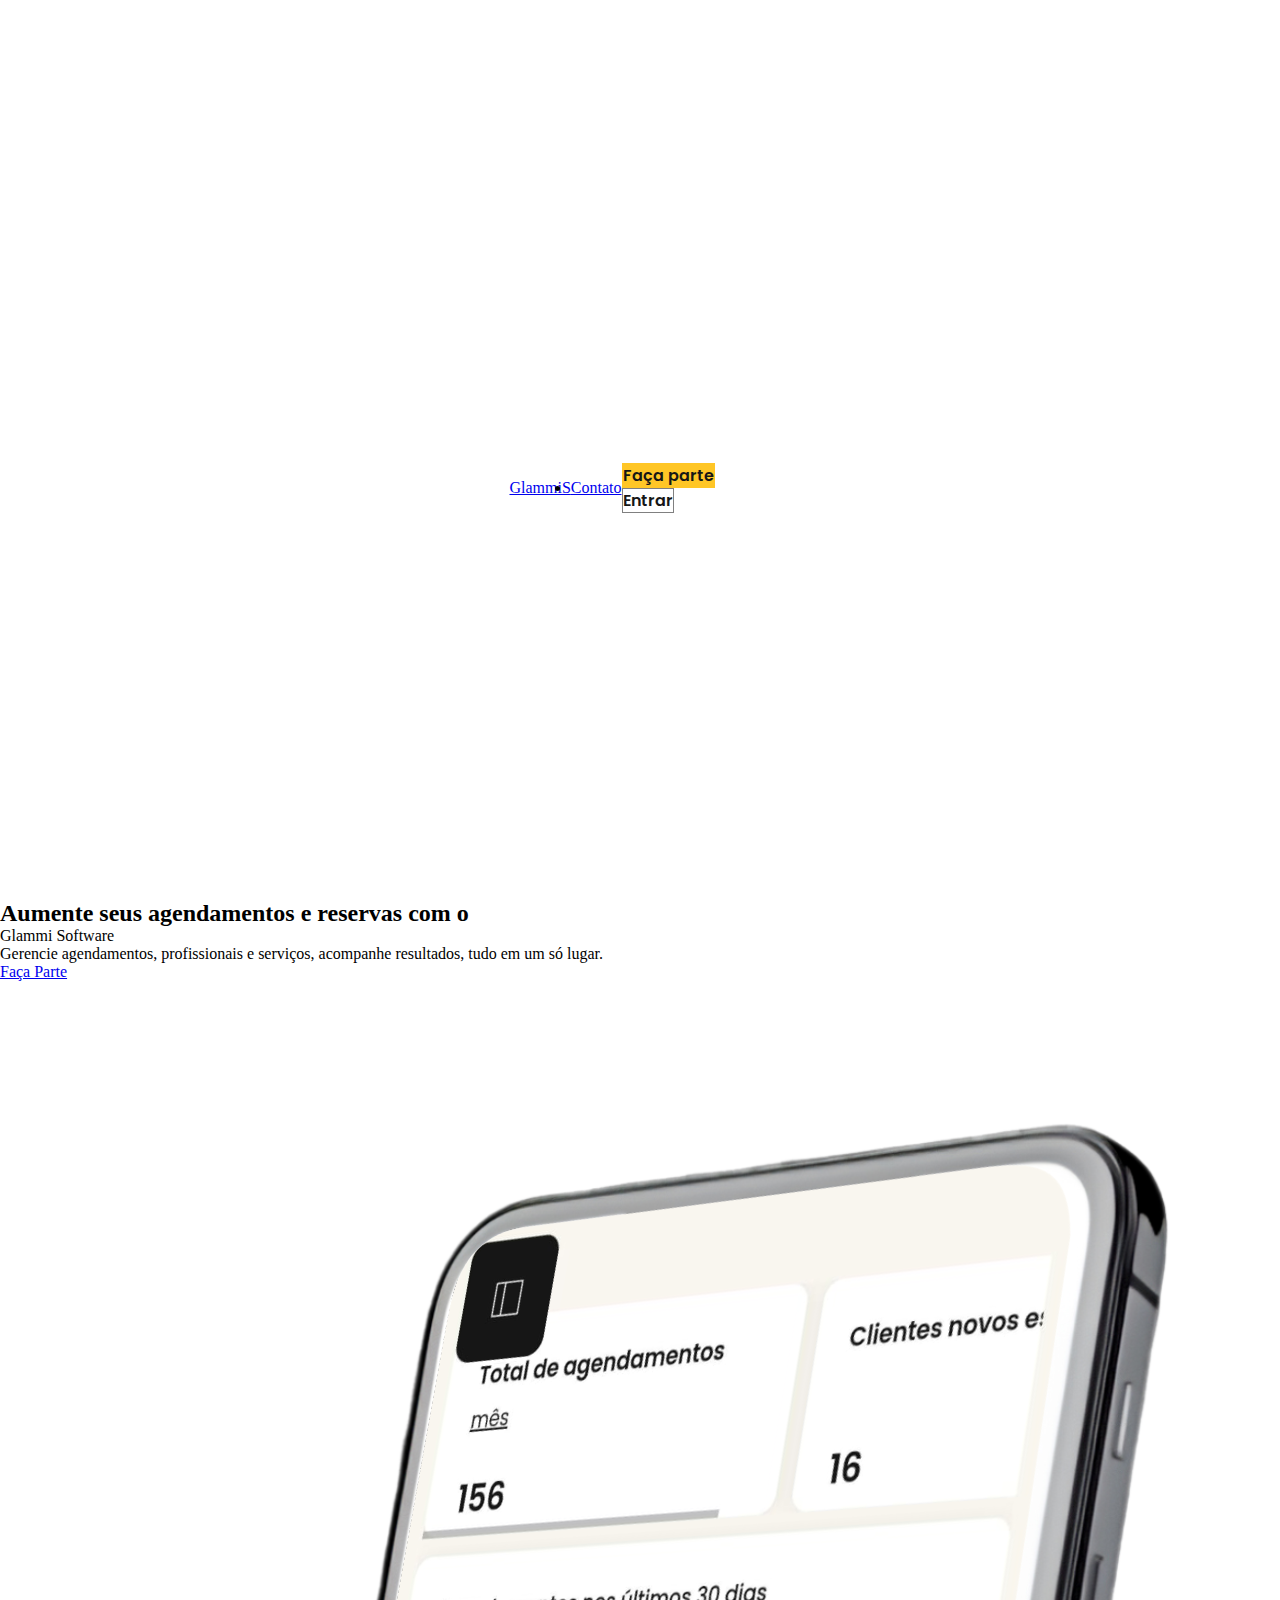
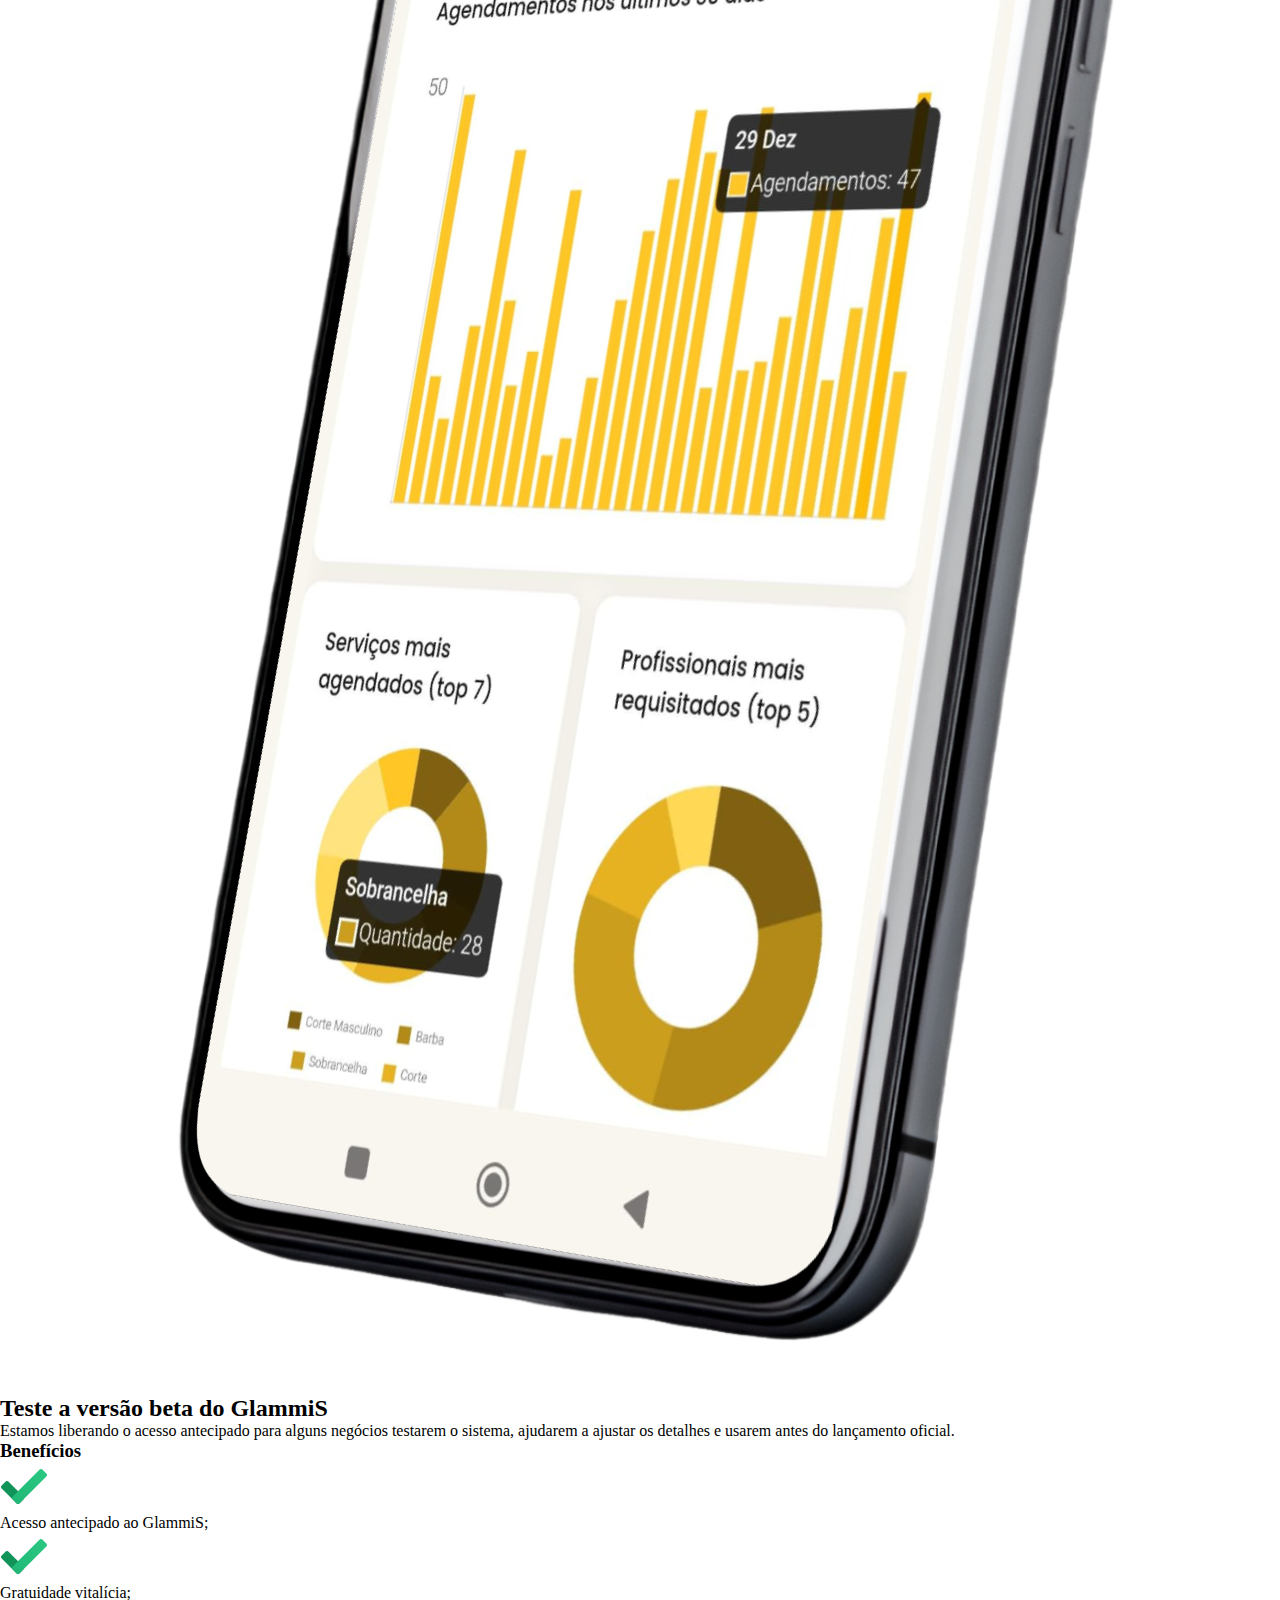
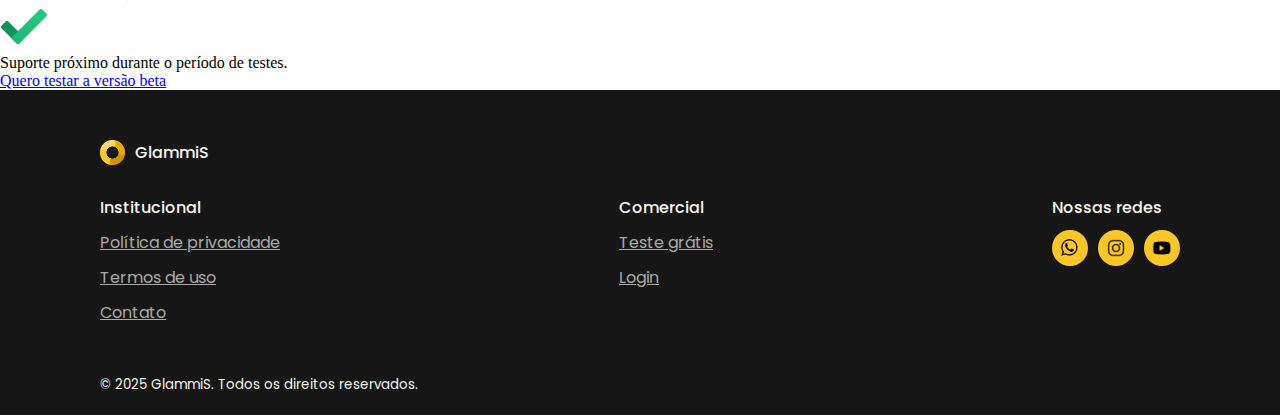
<file: index.html>
<!DOCTYPE html>
<html lang="pt-BR">
<head>
    <meta charset="UTF-8">
    <meta name="viewport" content="width=device-width, initial-scale=1.0">
    <title>Glammi Software</title>
    <link rel="stylesheet" href="public/style/site.css">
    <link rel="shortcut icon" href="/public/img/logoGlammiS.png" type="image/x-icon">
</head>
<body>
    <section class="section-top-main">
        <header>
            <nav class="navbar">
                <div class="container-logo">
                    <a href="/">
                        GlammiS
                    </a>
                </div>

                <div class="nav-main">
                    <ul class="nav-links">
                        <li><a href="https://wa.me/5585989390143">Contato</a></li>
                    </ul>
                    <div class="nav-cta">
                        <a href="https://app.glammis.online/auth.html" class="link-auth">Faça parte</a>
                        <a href="https://app.glammis.online/login.html" class="link-login">Entrar</a>
                    </div>
                </div>

                <button type="button" id="btnMenu">
                    <img src="public/img/icons8-menu-64.png" alt="menu">
                </button>
            </nav>
        </header>
    </section>

    <!--LANDINGPAGE-->
    <section class="section-headline">
        <section class="headline-partOne">
            <div>
                <h2>Aumente seus agendamentos e reservas com o</h2>
                <p>Glammi Software</p>
            </div>
            <div>
                <p>
                    Gerencie agendamentos, profissionais e serviços, 
                    acompanhe resultados, tudo em um só lugar.
                </p>
            </div>
            <div>
                <a href="https://app.glammis.online/auth">Faça Parte</a>
            </div>
        </section>

        <section class="headline-partTwo">
            <div>
                <img src="/public/img/Glammi Site.png" alt="Tela Dashboard GlammiS">
            </div>
        </section>
    </section>

    <section class="section-bullets">
        <div class="header-bullets">
            <h2>Teste a versão beta do GlammiS</h2>
            <p>
                Estamos liberando o acesso antecipado para alguns negócios testarem o sistema, 
                ajudarem a ajustar os detalhes e usarem antes do lançamento oficial.
            </p>
        </div>
        <div class="container-bullets">
            <div class="title-bullets">
                <h3>Benefícios</h3>
            </div>
            <div class="box-bullets">
                <div>
                    <span><img src="/public/img/icons8-selecionado-48.png" alt="ícone de incluído"></span>
                    <p>Acesso antecipado ao GlammiS;</p>
                </div>
                <div>
                    <span><img src="/public/img/icons8-selecionado-48.png" alt="ícone de incluído"></span>
                    <p>Gratuidade vitalícia;</p>
                </div>
                <div>
                    <span><img src="/public/img/icons8-selecionado-48.png" alt="ícone de incluído"></span>
                    <p>Suporte próximo durante o período de testes.</p>
                </div>
            </div>
        </div>
        <div class="mainCTALanding">
            <a href="https://app.glammis.online/auth.html">Quero testar a versão beta</a>
        </div>
    </section>

    <!--FOOTER-->
    <footer class="footer-site">
        <header class="header-footer">
            <a href="/">
                <img src="/public/img/logoGlammiS.png" alt="Glammi Software">
                GlammiS
            </a>
        </header>
        <section class="main-footer">
            <div class="box-footer">
                <h2>Institucional</h2>
                <a href="/polytics">Política de privacidade</a>
                <a href="/termos">Termos de uso</a>
                <a href="https://wa.me/5585989390143" target="_blank">Contato</a>
            </div>
            <div class="box-footer">
                <h2>Comercial</h2>
                <a href="https://app.glammis.online/auth.html">Teste grátis</a>
                <a href="https://app.glammis.online/login.html">Login</a>
            </div>
            <div class="box-footer">
                <h2>Nossas redes</h2>
                <div class="container-redes">
                    <a href="https://wa.me/5585989390143" target="_blank"><img src="/public/img/icons8-whatsapp-64 (2).png" alt="whatsapp"></a>
                    <a href="https://www.instagram.com/useglammis/" target="_blank"><img src="/public/img/icons8-instagram-96 (1).png" alt="instagram"></a>
                    <a href="#youtube" target="_blank"><img src="/public/img/icons8-youtube-50 (1).png" alt="youtube"></a>
                </div>
            </div>
        </section>
        <div class="container-direitos">
            <p>© 2025 GlammiS. Todos os direitos reservados.</p>
        </div>
    </footer>

    <!-- Google tag (gtag.js) -->
    <script async src="https://www.googletagmanager.com/gtag/js?id=G-SXKCGHGL2B"></script>
    <script>
        window.dataLayer = window.dataLayer || [];
        function gtag(){dataLayer.push(arguments);}
        gtag('js', new Date());

        gtag('config', 'G-SXKCGHGL2B');
    </script>
</body>
</html>
</file>
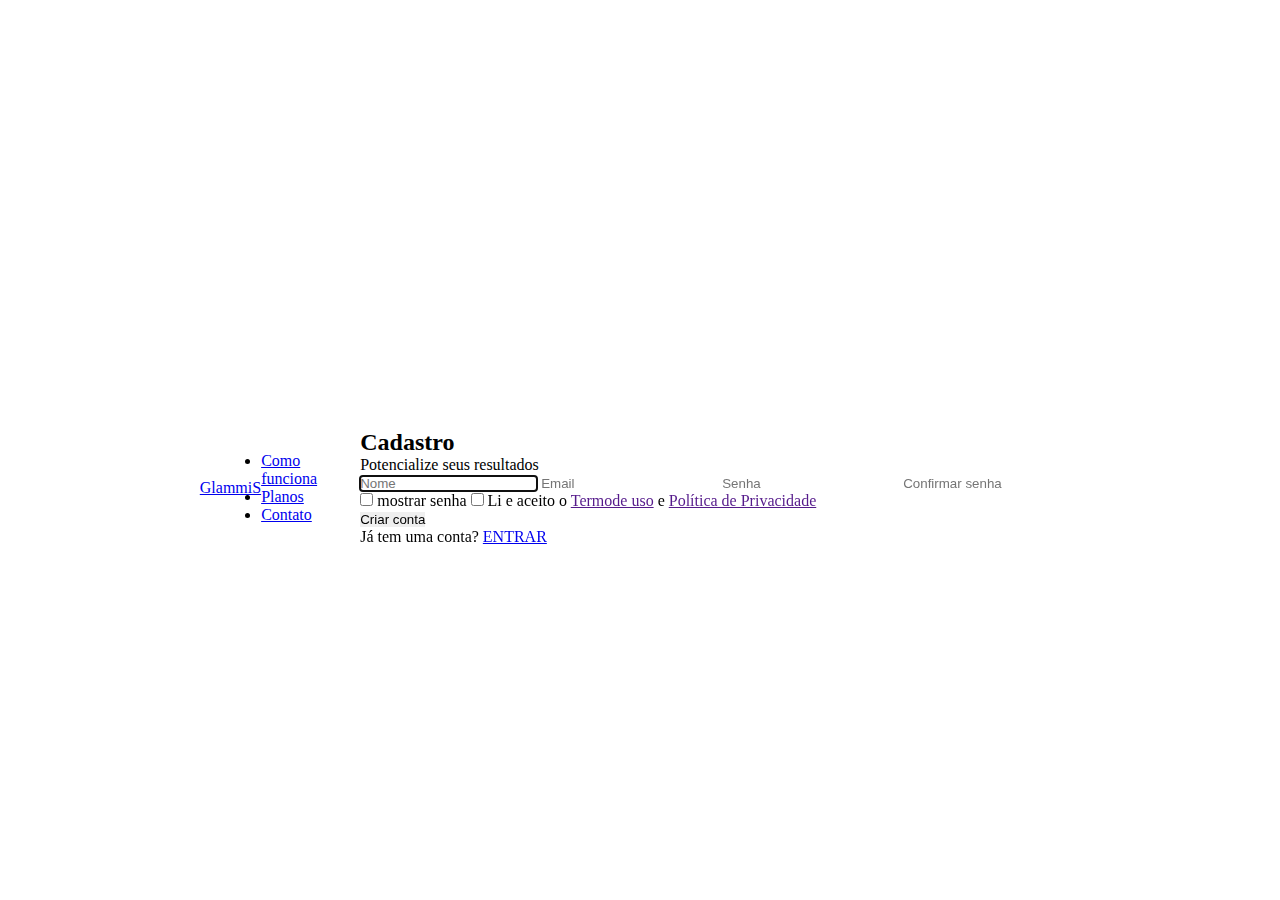
<file: auth.html>
<!DOCTYPE html>
<html lang="pt-BR">
<head>
    <meta charset="UTF-8">
    <meta name="viewport" content="width=device-width, initial-scale=1.0">
    <title>Faça parte do Glammi Software</title>
    <link rel="stylesheet" href="public/style/site.css">
</head>
<body>
    <section class="section-top-main"> 
        <header>
            <nav class="navbar">
                <div class="container-logo">
                    <a href="/">
                        GlammiS
                    </a>
                </div>

                <div class="nav-main">
                    <ul class="nav-links">
                        <li><a href="/como-funciona">Como funciona</a></li>
                        <li><a href="#planos">Planos</a></li>
                        <li><a href="#contato">Contato</a></li>
                    </ul>
                </div>

                <button type="menu" id="btnMenu">
                    <img src="public/img/icons8-menu-64.png" alt="menu">
                </button>
            </nav>
        </header>



        <section class="container-auth">
            <form action="" class="form" id="formAuth">
                <div class="header-form">
                    <h2>Cadastro</h2>
                    <p>Potencialize seus resultados</p>
                </div>
                <div class="container-input">
                    <input type="text" class="inputform" placeholder="Nome" autofocus name="name" id="name">
                    <input type="email" class="inputform" placeholder="Email" name="email" id="email">
                    <input type="password" class="inputform" placeholder="Senha" name="password" id="password">
                    <input type="password" class="inputform" placeholder="Confirmar senha" name="confirmPassword" id="confirmPassword">

                    <div class="container-checkbox">
                        <label for="showPassword" class="label-form label-showPassword">
                            <input type="checkbox" name="showPassword" id="showPassword">
                            mostrar senha
                        </label>
                        <label for="polytics" class="label-form label-polytics">
                            <input type="checkbox" name="polytics" id="polytics">
                            Li e aceito o <a href="">Termode uso</a> e <a href="">Política de Privacidade</a>
                        </label>
                    </div>
                </div>
                <div class="container-btnForm">
                    <button type="button" id="btnRegister">Criar conta</button>
                    <p>Já tem uma conta? <a href="/login.html">ENTRAR</a></p>
                </div>
            </form>
        </section>
    </section>

    <script src="/public/script/auth.js"></script>
</body>
</html>
</file>
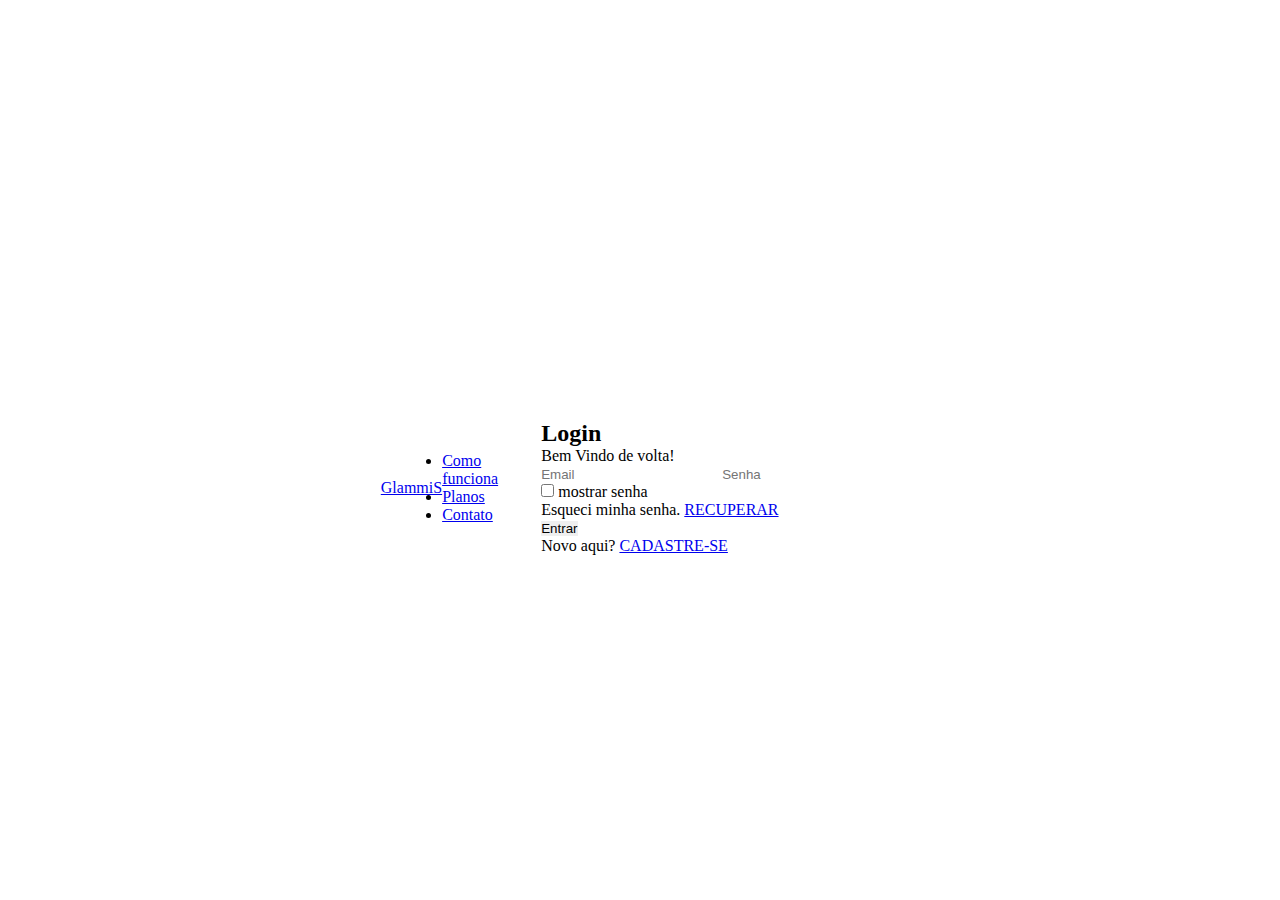
<file: login.html>
<!DOCTYPE html>
<html lang="pt-BR">
<head>
    <meta charset="UTF-8">
    <meta name="viewport" content="width=device-width, initial-scale=1.0">
    <title>Login</title>
    <link rel="stylesheet" href="public/style/site.css">
</head>
<body>
    <section class="section-top-main"> 
        <header>
            <nav class="navbar">
                <div class="container-logo">
                    <a href="/">
                        GlammiS
                    </a>
                </div>

                <ul class="nav-links">
                    <li><a href="/como-funciona">Como funciona</a></li>
                    <li><a href="/planos">Planos</a></li>
                    <li><a href="/contato">Contato</a></li>
                </ul>
            </nav>
        </header>



        <section class="container-auth">
            <form action="" class="form" id="formAuth">
                <div class="header-form">
                    <h2>Login</h2>
                    <p>Bem Vindo de volta!</p>
                </div>
                <div class="container-input">
                    <input type="email" class="inputform" placeholder="Email" name="email" id="email">
                    <input type="password" class="inputform" placeholder="Senha" name="password" id="password">

                    <div class="container-checkbox">
                        <label for="showPassword" class="label-form label-showPassword">
                            <input type="checkbox" name="showPassword" id="showPassword">
                            mostrar senha
                        </label>

                        <p>Esqueci minha senha. <a href="/reset.html">RECUPERAR</a></p>
                    </div>
                </div>
                <div class="container-btnForm">
                    <button type="button" id="btnLogin">Entrar</button>
                    <p>Novo aqui? <a href="/auth.html">CADASTRE-SE</a></p>
                </div>
            </form>
        </section>
    </section>

    <script src="/public/script/login.js"></script>
</body>
</html>
</file>
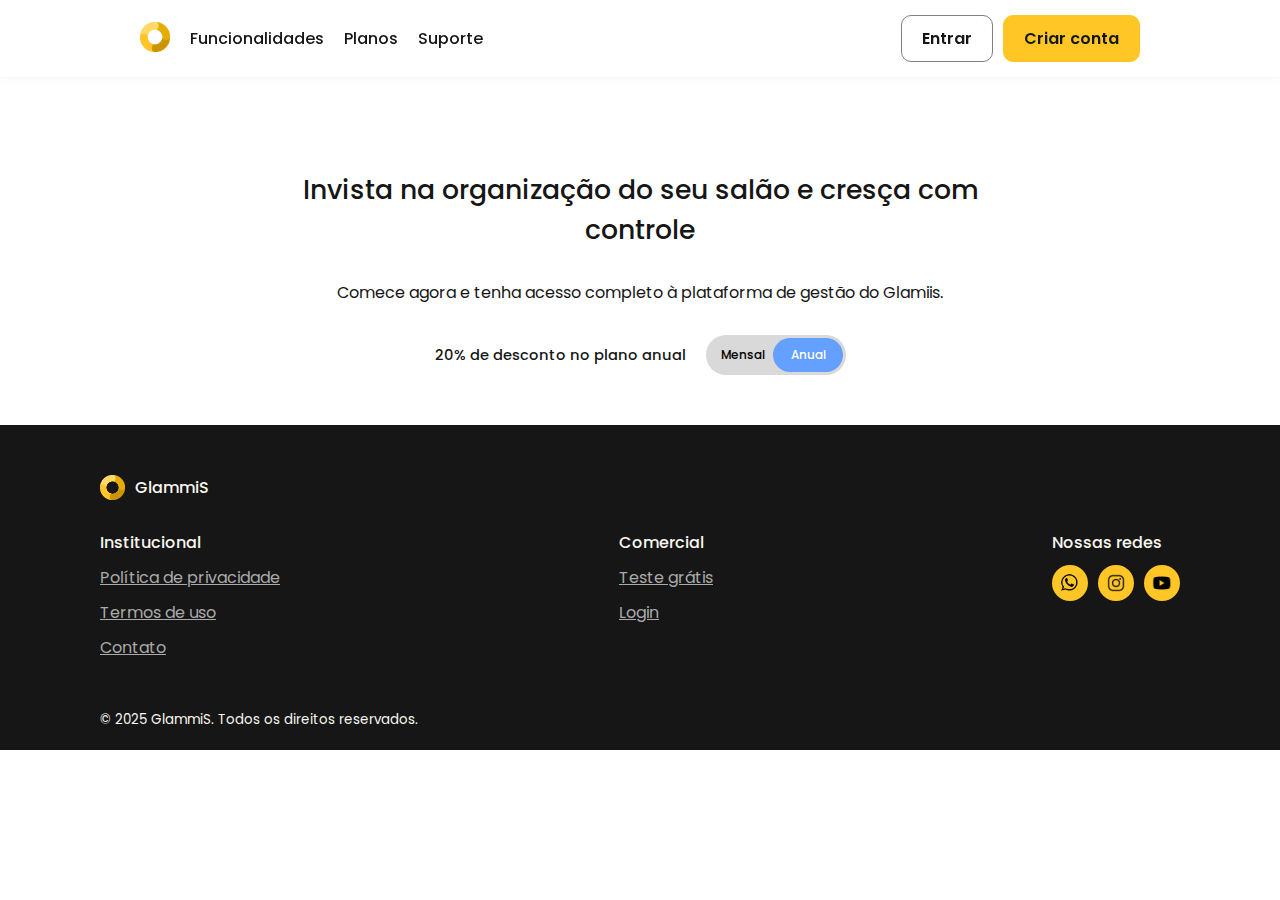
<file: planos.html>
<!DOCTYPE html>
<html lang="pt-BR">
<head>
    <meta charset="UTF-8">
    <meta name="viewport" content="width=device-width, initial-scale=1.0">
    <title>Escolha o melhor plano para você</title>
    <link rel="stylesheet" href="public/style/planos.css">
</head>
<body>
    <!--HEADER DA PÁGINA-->
    <header class="header-page">
        <section class="container-header">
            <div class="container-logo">
                <a href="/">
                    <img src="/public/img/logoGlammiS.png" alt="GlammiS">
                </a>
            </div>
                
            <nav class="navbar">
                <div class="nav-main inactive-menu">
                    <button type="button" id="btnMenu">
                        <img src="public/img/icons8-menu-64.png" alt="menu" class="imgButtonMenu">
                    </button>
                    <ul class="navigate inactive-link-menu">
                        <li>
                            <a href="#funcionalidades"></a>
                            Funcionalidades
                        </li>
                        <li>
                            <a href="/planos.html">
                                Planos
                            </a>
                        </li>
                        <li>
                            <a href="/suporte">
                                Suporte
                            </a>
                        </li>
                    </ul>
                </div>

                <div class="contain-AUTHBUTTONS">
                    <a href="https://app.glammis.online/login.html" class="link-login">Entrar</a>
                    <a href="https://app.glammis.online/auth.html" class="link-auth">Criar conta</a>
                </div>
            </nav>
        </section>
    </header>

    <!--SECTION TOP-->
    <section class="top-planos">
        <section class="container-top">
            <h1>Invista na organização do seu salão e cresça com controle</h1>
            <p class="sub-headline-planos">
                Comece agora e tenha acesso completo à plataforma de gestão do Glamiis.
            </p>
            <div class="box-select-period">
                <p class="desc-select-period">20% de desconto no plano anual</p>
                <button type="button" class="btn-select-period">
                    <div class="deslizante anual-deslizante"></div>

                    <span class="contain-text-deslizante">
                        <p class="textMensal">Mensal</p>
                        <p class="textAnual textAnual-active">Anual</p>
                    </span>
                </button>
            </div>
        </section>
    </section>

    <!--FOOTER-->
    <footer class="footer-site">
        <header class="header-footer">
            <a href="/">
                <img src="/public/img/logoGlammiS.png" alt="Glammi Software">
                GlammiS
            </a>
        </header>
        <section class="main-footer">
            <div class="box-footer">
                <h2>Institucional</h2>
                <a href="/polytics">Política de privacidade</a>
                <a href="/termos">Termos de uso</a>
                <a href="https://wa.me/5585989390143" target="_blank">Contato</a>
            </div>
            <div class="box-footer">
                <h2>Comercial</h2>
                <a href="https://app.glammis.online/auth.html">Teste grátis</a>
                <a href="https://app.glammis.online/login.html">Login</a>
            </div>
            <div class="box-footer">
                <h2>Nossas redes</h2>
                <div class="container-redes">
                    <a href="https://wa.me/5585989390143" target="_blank"><img src="/public/img/icons8-whatsapp-64 (2).png" alt="whatsapp"></a>
                    <a href="https://www.instagram.com/useglammis/" target="_blank"><img src="/public/img/icons8-instagram-96 (1).png" alt="instagram"></a>
                    <a href="#youtube" target="_blank"><img src="/public/img/icons8-youtube-50 (1).png" alt="youtube"></a>
                </div>
            </div>
        </section>
        <div class="container-direitos">
            <p>© 2025 GlammiS. Todos os direitos reservados.</p>
        </div>
    </footer>

    <!--scripts-->
    <script src="/public/script/script.js"></script>
</body>
</html>
</file>
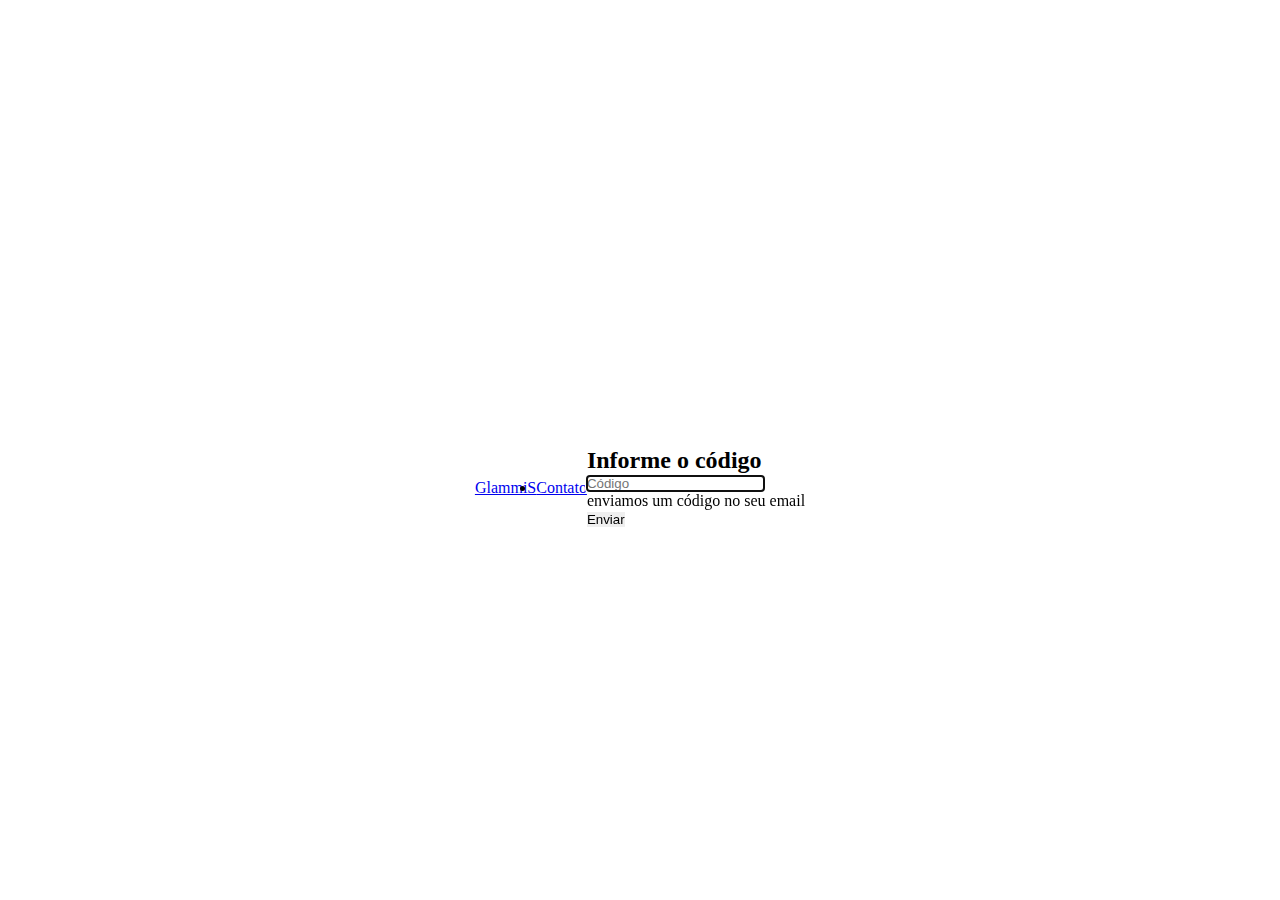
<file: reset-code.html>
<!DOCTYPE html>
<html lang="pt-BR">
<head>
    <meta charset="UTF-8">
    <meta name="viewport" content="width=device-width, initial-scale=1.0">
    <title>Redefinir senha</title>
    <link rel="stylesheet" href="/public/style/site.css">
</head>
<body>
    <section class="section-top-main"> 
        <header>
            <nav class="navbar">
                <div class="container-logo">
                    <a href="/">
                        GlammiS
                    </a>
                </div>

                <ul class="nav-links">
                    <li><a href="#contato">Contato</a></li>
                </ul>
            </nav>
        </header>



        <section class="container-auth">
            <form action="" class="form" id="formAuth">
                <div class="header-form">
                    <h2>Informe o código</h2>
                </div>
                <div class="container-input">
                    <input type="text" class="inputform" placeholder="Código" autofocus name="email" id="codeResetInput" inputmode="numeric" step="1" maxlength="6">

                    <script>
                        document.getElementById("codeResetInput").addEventListener("input", function () {
                            this.value = this.value.replace(/\D/g, ""); // remove tudo que NÃO é número
                        });
                    </script>
                </div>

                <div class="container-verify">
                    <p>enviamos um código no seu email</p>
                </div>

                <div class="container-btnForm">
                    <button type="button" id="sendResetCode">Enviar</button>
                </div>
            </form>
        </section>
    </section>

    <script src="/public/script/reset-code.js"></script>
</body>
</html>
</file>
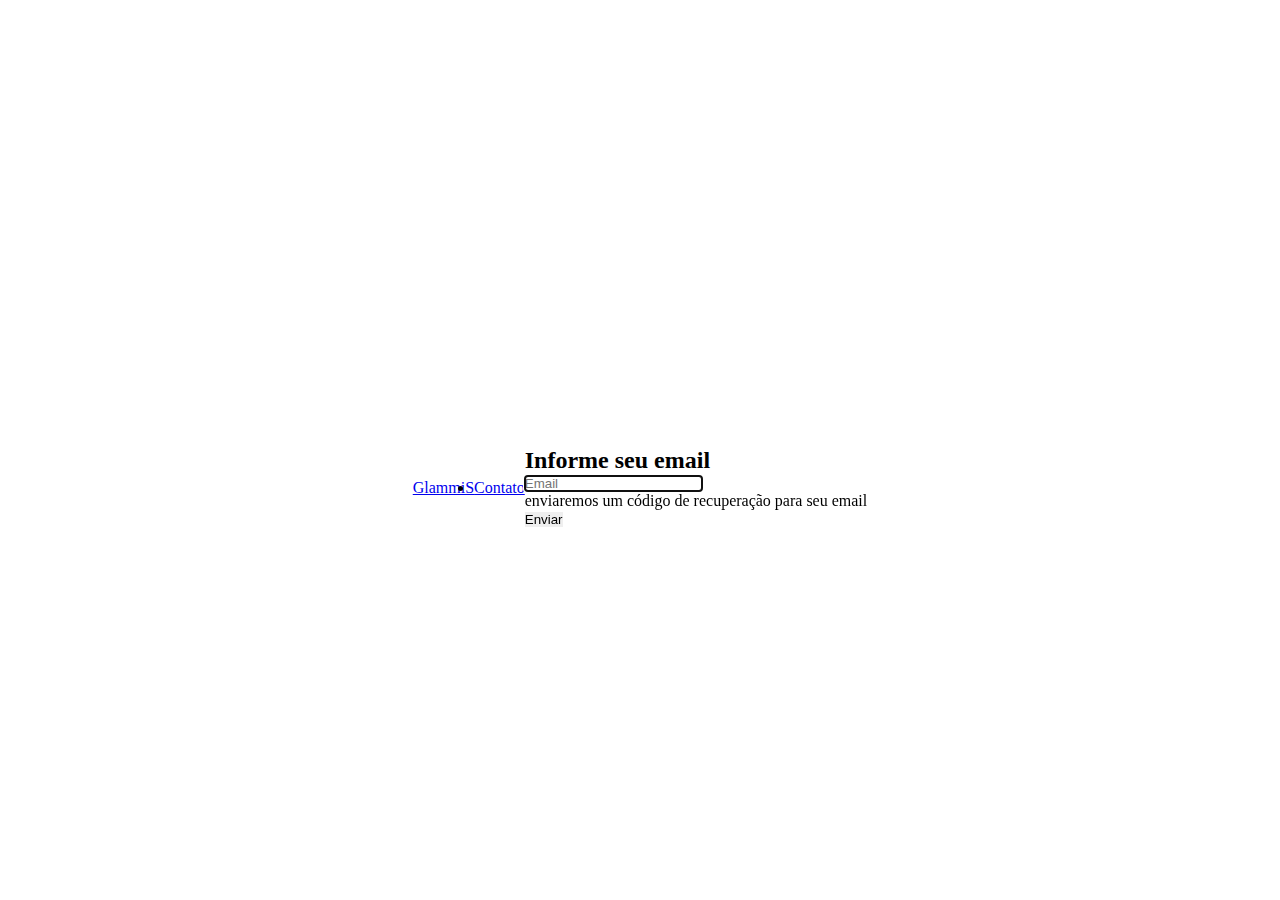
<file: reset-password.html>
<!DOCTYPE html>
<html lang="pt-BR">
<head>
    <meta charset="UTF-8">
    <meta name="viewport" content="width=device-width, initial-scale=1.0">
    <title>Nova senha</title>
    <link rel="stylesheet" href="/public/style/site.css">
</head>
<body>
    <section class="section-top-main"> 
        <header>
            <nav class="navbar">
                <div class="container-logo">
                    <a href="/">
                        GlammiS
                    </a>
                </div>

                <ul class="nav-links">
                    <li><a href="#contato">Contato</a></li>
                </ul>
            </nav>
        </header>
        <section class="container-auth">
            <form action="" class="form" id="formAuth">
                <div class="header-form">
                    <h2>Crie sua nova senha</h2>
                </div>
                <div class="container-input">
                    <input type="password" class="inputform" placeholder="Nova senha" autofocus name="password" id="passwordInput">
                    <input type="password" class="inputform" placeholder="Confirmar senha" autofocus name="confirmPassword" id="confirmPasswordInput">

                </div>

                <div class="container-checkbox">
                    <label for="showPassword" class="label-form label-showPassword">
                        <input type="checkbox" name="showPassword" id="showPassword">
                        mostrar senha
                    </label>
                </div>

                <div class="container-btnForm">
                    <button type="button" id="btnReset">Salvar nova senha</button>
                </div>
            </form>
        </section>
    </section>

    <script src="/public/script/reset-password.js"></script>
</body>
</html>
</file>
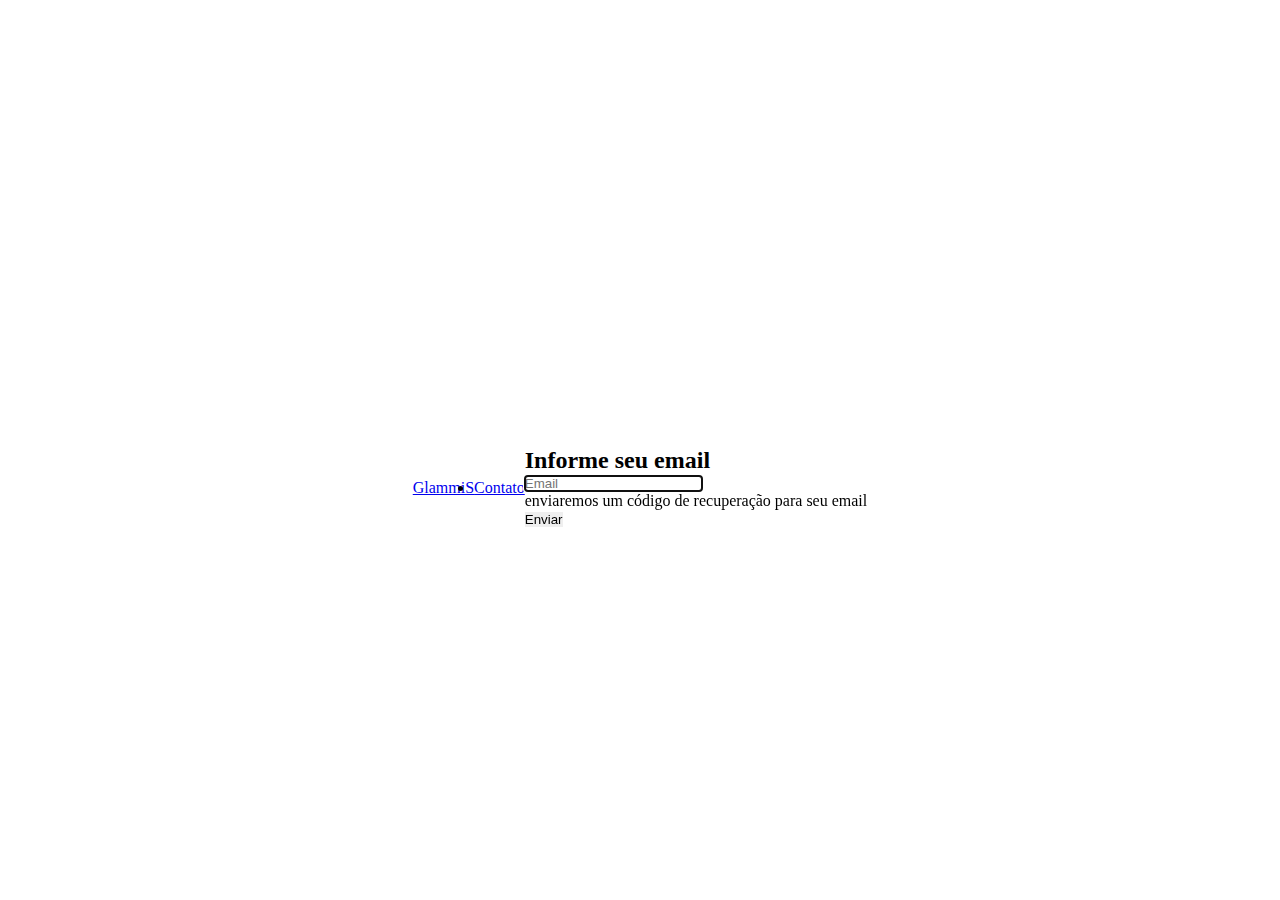
<file: reset.html>
<!DOCTYPE html>
<html lang="pt-BR">
<head>
    <meta charset="UTF-8">
    <meta name="viewport" content="width=device-width, initial-scale=1.0">
    <title>Recuparação de senha</title>
    <link rel="stylesheet" href="/public/style/site.css">
</head>
<body>
     <section class="section-top-main"> 
        <header>
            <nav class="navbar">
                <div class="container-logo">
                    <a href="/">
                        GlammiS
                    </a>
                </div>

                <ul class="nav-links">
                    <li><a href="#contato">Contato</a></li>
                </ul>
            </nav>
        </header>



        <section class="container-auth">
            <form action="" class="form" id="formAuth">
                <div class="header-form">
                    <h2>Informe seu email</h2>
                </div>
                <div class="container-input">
                    <input type="email" class="inputform" placeholder="Email" autofocus name="email" id="emailInput">

                </div>

                <div class="container-verify">
                    <p>enviaremos um código de recuperação para seu email</p>
                </div>

                <div class="container-btnForm">
                    <button type="button" id="sendEmail">Enviar</button>
                </div>
            </form>
        </section>
    </section>

    <script src="/public/script/reset.js"></script>
</body>
</html>
</file>
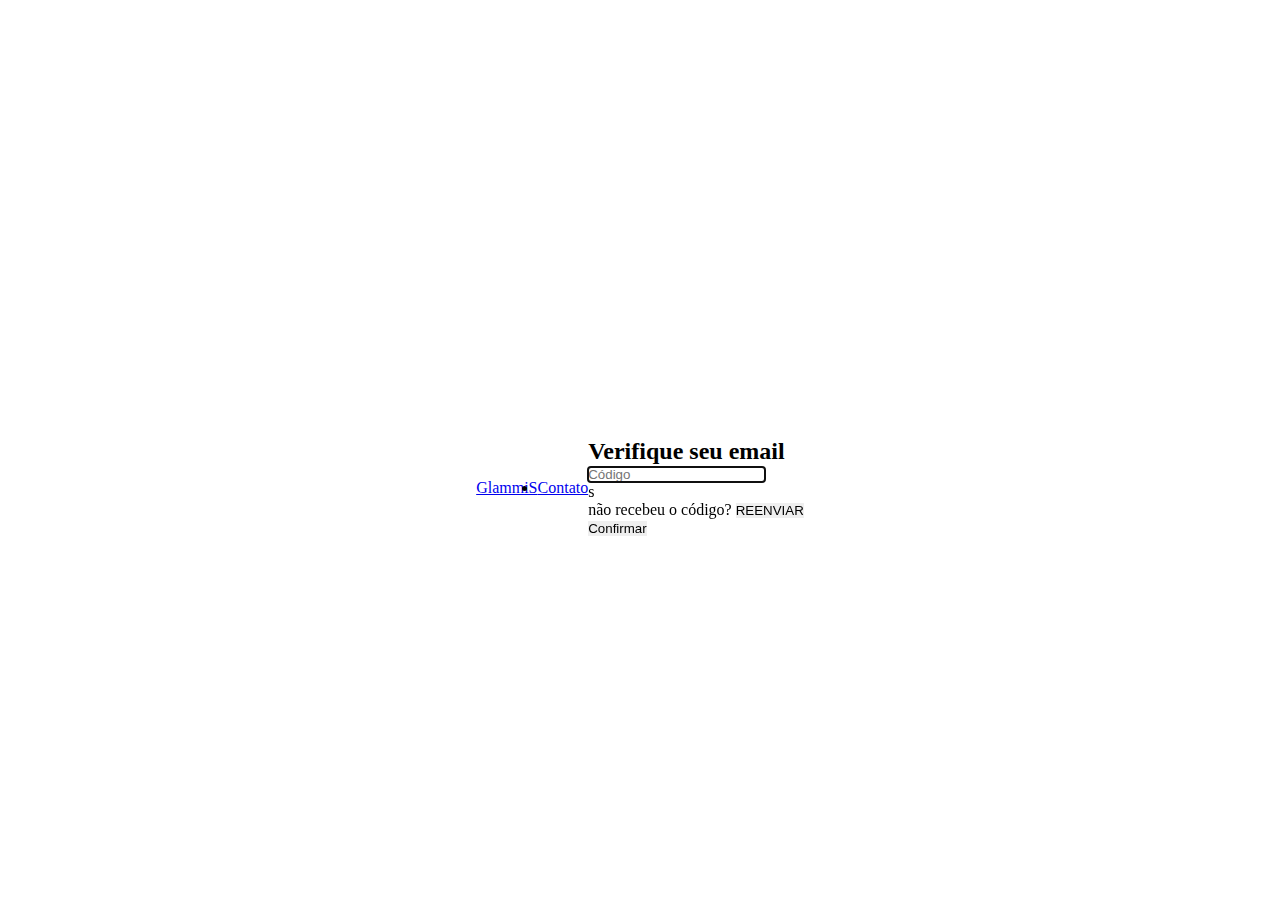
<file: verify.html>
<!DOCTYPE html>
<html lang="en">
<head>
    <meta charset="UTF-8">
    <meta name="viewport" content="width=device-width, initial-scale=1.0">
    <title>Confirmação de email</title>
    <link rel="stylesheet" href="public/style/site.css">
</head>
<body>
    <section class="section-top-main"> 
        <header>
            <nav class="navbar">
                <div class="container-logo">
                    <a href="/">
                        GlammiS
                    </a>
                </div>

                <ul class="nav-links">
                    <li><a href="#contato">Contato</a></li>
                </ul>
            </nav>
        </header>



        <section class="container-auth">
            <form action="" class="form" id="formAuth">
                <div class="header-form">
                    <h2>Verifique seu email</h2>
                    <p id="emailSpan"></p><!--deve ser preenchido dinamicamente via JS-->
                </div>
                <div class="container-input">
                    <input type="text" class="inputform" placeholder="Código" autofocus name="code" id="codeInput" inputmode="numeric" step="1" maxlength="6">

                    <script>
                        document.getElementById("code").addEventListener("input", function () {
                            this.value = this.value.replace(/\D/g, ""); // remove tudo que NÃO é número
                        });
                    </script>
                </div>

                <div class="container-verify">
                    <p><span id="timer"></span>s</p><!--deve ser adicionado dinamicamente-->
                    <p>não recebeu o código? <button class="active-resend inative-resend" id="btnResend">REENVIAR</button></p><!--deve se usar active-resend quando o código expirar-->
                </div>

                <div class="container-btnForm">
                    <button type="button" id="btnVerify">Confirmar</button>
                </div>
            </form>
        </section>
    </section>

    <script src="/public/script/verify.js"></script>
</body>
</html>
</file>
<file: public/style/site.css>
@import url('https://fonts.googleapis.com/css2?family=Poppins:ital,wght@0,100;0,200;0,300;0,400;0,500;0,600;0,700;0,800;0,900;1,100;1,200;1,300;1,400;1,500;1,600;1,700;1,800;1,900&display=swap');

:root{
    --var-FontStyledMain: "Poppins", sans-serif;

    --var-ColorBackground: #F9F6EF;
    --var-ColorDestaque: #FFC626;
    --var-ColorTextBase: #161616;
    --var-ColorNeutro: #8C8C8C;
}

*{
    border: 0px;
    padding: 0px;
    margin: 0px;
    box-sizing: border-box;
}

body{
    background-color: white;
}

/*------------------------------------------------------------------------------------------------*/
/*----------------------------------------HEADER MAIN---------------------------------------------*/
/*------------------------------------------------------------------------------------------------*/
.header-page{
    width: 100%;
    background-color: white;
    box-shadow: 0px 0px 10px 2px rgba(0, 0, 0, 0.034);
    display: flex;
    flex-direction: row;
    align-items: center;
    justify-content: center;
    position: fixed;
    top: 0px;
    right: 0px;
    padding: 15px 0px;
    z-index: 2;
}
.container-header{
    display: flex;
    flex-direction: row;
    align-items: center;
    justify-content: center;
    width: 100%;
    max-width: 1000px;
    gap: 20px;
}
.container-logo{
    display: flex;
    flex-direction: row;
    align-items: center;
    justify-content: center;
}
.container-logo img{
    height: 30px;
    width: 30px;
}
.navbar{
    display: flex;
    flex-direction: row;
    align-items: center;
    justify-content: space-between;
    width: calc(100% - 30px);
}
.nav-main{
    display: flex;
    flex-direction: row;
    align-items: center;
    justify-content: center;
}
.navigate{
    display: flex;
    flex-direction: row;
    align-items: center;
    justify-content: center;
    gap: 20px;
    list-style: none;
}
#btnMenu{
    display: none;
    background: none;
    height: 40px;
    width: 40px;
}
#btnMenu img{
    height: 40px;
    width: 40px;
}
.navigate li{
    cursor: pointer;
    font-family: var(--var-FontStyledMain);
    font-size: 12pt;
    font-weight: 500;
    color: var(--var-ColorTextBase);
}
.navigate a{
    text-decoration: none;
    color: var(--var-ColorTextBase);
}
.contain-AUTHBUTTONS{
    display: flex;
    flex-direction: row;
    align-items: center;
    justify-content: center;
    gap: 10px;
}
.contain-AUTHBUTTONS a{
    padding: 10px 20px;
    cursor: pointer;
    border-radius: 10px;
}
.link-login{
    font-family: var(--var-FontStyledMain);
    font-size: 12pt;
    font-weight: 600;
    text-decoration: none;
    color: var(--var-ColorTextBase);
    border: 1px solid gray;
}
.link-auth{
    font-family: var(--var-FontStyledMain);
    font-size: 12pt;
    font-weight: 600;
    text-decoration: none;
    color: var(--var-ColorTextBase);
    background-color: var(--var-ColorDestaque);
    border: 1px solid var(--var-ColorDestaque);
}

@media (max-width: 1191px) {
    .container-header{
        max-width: 90%;
    }
}
@media (max-width: 680px) {
    .container-header{
        max-width: 90%;
    }
    .navbar{
        justify-content: end;
        flex-direction: row-reverse;
        gap: 30px;
    }
    #btnMenu{
        display: flex;
    }
    .inactive-menu{
        display: flex;
    }
    .active-menu{
        display: flex;
        position: fixed;
        top: 10px;
        right: 10px;
        background-color: white;
        border-radius: 10px;
        box-shadow: 0px 0px 10px 2px rgba(0, 0, 0, 0.048);
        height: calc(100dvh - 20px);
        width: calc(100% - 20px);
        flex-direction: column;
        align-items: center;
        justify-content: center;
    }

    .navigate{
        flex-direction: column;
    }
    .inactive-link-menu{
        display: none;
    }
    .active-link-menu{
        display: flex;
    }
}
@media (max-width: 410px) {
    .contain-AUTHBUTTONS a{
        padding: 8px 15px;
    }
    .link-login{
        font-size: 10pt;
    }
    .link-auth{
        font-size: 10pt;
    }
}
/*SECTION TOP____________________________________________________________________________________________________________*/
.section-top-main{
    width: 100%;
    height: calc(100dvh - 75px);
    margin-top: 75px;
    position: relative;
    z-index: 1;
    display: flex;
    flex-direction: row;
    align-items: center;
    justify-content: center;
}
.imgBackground{
    width: 60%;
    height: 100%;
    position: absolute;
    left: 0px;
    top: 0px;
    background-image: url("/public/img/pexels-pavel-danilyuk-7518739.jpg");
    object-fit: cover;
    border-bottom-right-radius: 80%;
    opacity: 0.1;
}
.container-top{
    display: flex;
    flex-direction: row;
    align-items: center;
    justify-content: center;
    height: 100%;
    width: 90%;
    max-width: 1400px;
    position: relative;
}
.leftTop{
    display: flex;
    flex-direction: column;
    align-items: start;
    justify-content: center;
    gap: 10px;
    width: 50%;
    height: 100%;
    position: absolute;
    z-index: 3;
    left: 0px;
}
.leftTop h1:nth-child(1){
    font-family: var(--var-FontStyledMain);
    font-size: 30pt;
    color: var(--var-ColorTextBase);
}
.leftTop h1:nth-child(2){
    font-family: var(--var-FontStyledMain);
    font-size: 40pt;
    color: #FFC626;
    text-shadow: 0px 0px 15px rgba(0, 0, 0, 0.11);
}
.subHeadline{
    font-family: var(--var-FontStyledMain);
    font-size: 12pt;
    font-weight: 500;
    color: var(--var-ColorTextBase)
}
.containCTA-TOP{
    display: flex;
    flex-direction: row;
    align-items: center;
    justify-content: center;
    gap: 10px;
    margin-top: 30px;
}
.containCTA-TOP a:nth-child(1){
    text-decoration: none;
    font-family: var(--var-FontStyledMain);
    font-size: 12px;
    text-shadow: 0px 0px 2px rgba(0, 0, 0, 0.041);
    font-weight: 500;
    color: white;
    background-color: #64A0FF;
    width: 148px;
    border-radius: 12px;
    display: flex;
    flex-direction: column;
    align-items: center;
    justify-content: center;
    height: 50px;
}
.containCTA-TOP a:nth-child(2){
    text-decoration: none;
    font-family: var(--var-FontStyledMain);
    font-size: 12px;
    font-weight: 500;
    color: var(--var-ColorTextBase);
    background-color: white;
    box-shadow: 0px 0px 10px 2px rgba(0, 0, 0, 0.048);
    width: 148px;
    height: 50px;
    border-radius: 12px;
    display: flex;
    flex-direction: column;
    align-items: center;
    justify-content: center;
}

.leftTop p:nth-child(5){
    font-family: var(--var-FontStyledMain);
    font-size: 11pt;
    font-weight: 400;
    color: var(--var-ColorTextBase);
    display: flex;
    flex-direction: row;
    align-items: center;
    justify-content: center;
    gap: 10px;
}
.leftTop p:nth-child(5) img{
    height: 20px;
    width: 20px;
    filter: drop-shadow(0px 0px 2px rgba(0, 0, 0, 0.096));
}


.rigthTop{
    display: flex;
    flex-direction: row;
    align-items: center;
    justify-content: center;
    gap: 10px;
    width: 50%;
    height: 100%;
    position: absolute;
    right: 0px;
}

#dashboardMobile{
    height: 350px;
    position: absolute;
    left: 80px;
    z-index: 2;
    transform: translateY(-50px);
}
#dashboardDesktop{
    height: 600px;
    position: absolute;
    left: 0px;
}
/*=================================Footer================================================================================*/
.footer-site{
    display: flex;
    flex-direction: column;
    align-items: center;
    justify-content: center;
    width: 100%;
    background-color: var(--var-ColorTextBase);
    padding: 50px 300px 20px 300px;
}

.header-footer{
    display: flex;
    flex-direction: row;
    align-items: start;
    justify-content: start;
    width: 100%;
}
.header-footer a{
    font-family: var(--var-FontStyledMain);
    font-size: 12pt;
    font-weight: 500;
    color: var(--var-ColorBackground);
    text-decoration: none;
    display: flex;
    flex-direction: row;
    align-items: center;
    justify-content: start;
    gap: 10px;
}
.header-footer img{
    height: 25px;
    width: 25px;
}
.main-footer{
    display: flex;
    flex-direction: row;
    align-items: start;
    justify-content: space-between;
    width: 100%;
    margin-top: 30px;
}
.box-footer{
    display: flex;
    flex-direction: column;
    align-items: start;
    justify-content: start;
    gap: 10px;
}
.box-footer h2{
    font-family: var(--var-FontStyledMain);
    font-size: 12pt;
    font-weight: 500;
    color: var(--var-ColorBackground);
}
.box-footer a{
    font-family: var(--var-FontStyledMain);
    font-size: 12pt;
    font-weight: 400;
    color: #AAAAAA;
}
.container-redes{
    display: flex;
    flex-direction: row;
    align-items: center;
    justify-content: start;
    gap: 10px;
}
.container-redes a{
    display: flex;
    flex-direction: row;
    align-items: center;
    justify-content: center;
    height: 36px;
    width: 36px;
    background-color: var(--var-ColorDestaque);
    border-radius: 100px;
}
.container-redes a img{
    height: 20px;
    width: auto;
}

.container-direitos{
    display: flex;
    flex-direction: row;
    align-items: center;
    justify-content: center;
    width: 100%;
    margin-top: 50px;
}
.container-direitos p{
    text-align: start;
    font-family: var(--var-FontStyledMain);
    font-size: 10pt;
    font-weight: 400;
    color: var(--var-ColorBackground);
    width: 100%;
}

@media (max-width: 1400px) {
    .footer-site{
        padding: 50px 100px 20px 100px;
    }
}
@media (max-width: 780px) {
    .footer-site{
        padding: 50px 50px 20px 50px;
    }
}
@media (max-width: 680px) {
    .header-footer{
        display: flex;
        flex-direction: row;
        justify-content: center;
        align-items: center;
    }
    .main-footer{
        flex-direction: column;
        align-items: center;
        justify-content: start;
        gap: 30px;
        margin-top: 60px;
    }
    .box-footer{
        flex-direction: column;
        align-items: center;
        justify-content: start;
    }
    .box-footer h2{
        text-align: center;
    }
    .box-footer a{
        font-family: var(--var-FontStyledMain);
        font-size: 12pt;
        font-weight: 400;
        color: #AAAAAA;
    }
    .container-direitos{
        display: flex;
        flex-direction: row;
        align-items: center;
        justify-content: center;
    }
    .container-direitos p{
        text-align: center;
    }
}
</file>
<file: public/style/planos.css>
@import url('https://fonts.googleapis.com/css2?family=Poppins:ital,wght@0,100;0,200;0,300;0,400;0,500;0,600;0,700;0,800;0,900;1,100;1,200;1,300;1,400;1,500;1,600;1,700;1,800;1,900&display=swap');

:root{
    --var-FontStyledMain: "Poppins", sans-serif;

    --var-ColorBackground: #F9F6EF;
    --var-ColorDestaque: #FFC626;
    --var-ColorTextBase: #161616;
    --var-ColorNeutro: #8C8C8C;
}

*{
    border: 0px;
    padding: 0px;
    margin: 0px;
    box-sizing: border-box;
}

body{
    background-color: white;
}

/*------------------------------------------------------------------------------------------------*/
/*----------------------------------------HEADER MAIN---------------------------------------------*/
/*------------------------------------------------------------------------------------------------*/
.header-page{
    width: 100%;
    background-color: white;
    box-shadow: 0px 0px 10px 2px rgba(0, 0, 0, 0.034);
    display: flex;
    flex-direction: row;
    align-items: center;
    justify-content: center;
    position: fixed;
    top: 0px;
    right: 0px;
    padding: 15px 0px;
    z-index: 2;
}
.container-header{
    display: flex;
    flex-direction: row;
    align-items: center;
    justify-content: center;
    width: 100%;
    max-width: 1000px;
    gap: 20px;
}
.container-logo{
    display: flex;
    flex-direction: row;
    align-items: center;
    justify-content: center;
}
.container-logo img{
    height: 30px;
    width: 30px;
}
.navbar{
    display: flex;
    flex-direction: row;
    align-items: center;
    justify-content: space-between;
    width: calc(100% - 30px);
}
.nav-main{
    display: flex;
    flex-direction: row;
    align-items: center;
    justify-content: center;
}
.navigate{
    display: flex;
    flex-direction: row;
    align-items: center;
    justify-content: center;
    gap: 20px;
    list-style: none;
}
#btnMenu{
    display: none;
    background: none;
    height: 40px;
    width: 40px;
}
#btnMenu img{
    height: 40px;
    width: 40px;
}
.navigate li{
    cursor: pointer;
    font-family: var(--var-FontStyledMain);
    font-size: 12pt;
    font-weight: 500;
    color: var(--var-ColorTextBase);
}
.navigate a{
    text-decoration: none;
    color: var(--var-ColorTextBase);
}
.contain-AUTHBUTTONS{
    display: flex;
    flex-direction: row;
    align-items: center;
    justify-content: center;
    gap: 10px;
}
.contain-AUTHBUTTONS a{
    padding: 10px 20px;
    cursor: pointer;
    border-radius: 10px;
}
.link-login{
    font-family: var(--var-FontStyledMain);
    font-size: 12pt;
    font-weight: 600;
    text-decoration: none;
    color: var(--var-ColorTextBase);
    border: 1px solid gray;
}
.link-auth{
    font-family: var(--var-FontStyledMain);
    font-size: 12pt;
    font-weight: 600;
    text-decoration: none;
    color: var(--var-ColorTextBase);
    background-color: var(--var-ColorDestaque);
    border: 1px solid var(--var-ColorDestaque);
}

@media (max-width: 1191px) {
    .container-header{
        max-width: 90%;
    }
}
@media (max-width: 680px) {
    .container-header{
        max-width: 90%;
    }
    .navbar{
        justify-content: end;
        flex-direction: row-reverse;
        gap: 30px;
    }
    #btnMenu{
        display: flex;
    }
    .inactive-menu{
        display: flex;
    }
    .active-menu{
        display: flex;
        position: fixed;
        top: 10px;
        right: 10px;
        background-color: white;
        border-radius: 10px;
        box-shadow: 0px 0px 10px 2px rgba(0, 0, 0, 0.048);
        height: calc(100dvh - 20px);
        width: calc(100% - 20px);
        flex-direction: column;
        align-items: center;
        justify-content: center;
    }

    .navigate{
        flex-direction: column;
    }
    .inactive-link-menu{
        display: none;
    }
    .active-link-menu{
        display: flex;
    }
}
@media (max-width: 410px) {
    .contain-AUTHBUTTONS a{
        padding: 8px 15px;
    }
    .link-login{
        font-size: 10pt;
    }
    .link-auth{
        font-size: 10pt;
    }
}


/*=================================TOPO PLANOS===========================================================================*/
.top-planos{
    width: 100%;
    display: flex;
    flex-direction: column;
    align-items: center;
    justify-content: center;
    margin-top: 80px;
    padding-top: 90px;
    padding-bottom: 50px;
}
.container-top{
    display: flex;
    flex-direction: column;
    align-items: center;
    justify-content: center;
    width: 90%;
    max-width: 1400px;
    gap: 30px;
}
.container-top h1{
    font-family: var(--var-FontStyledMain);
    font-size: 20pt;
    font-weight: 500;
    color: var(--var-ColorTextBase);
    text-align: center;
    max-width: 700px;
}
.sub-headline-planos{
    font-family: var(--var-FontStyledMain);
    font-size: 12pt;
    font-weight: 400;
    color: var(--var-ColorTextBase);
    text-align: center;
    max-width: 700px;
}

.box-select-period{
    display: flex;
    flex-direction: row;
    align-items: center;
    justify-content: center;
    gap: 20px;
}

.desc-select-period{
    font-family: var(--var-FontStyledMain);
    font-size: 11pt;
    font-weight: 500;
    color: var(--var-ColorTextBase);
}

.btn-select-period{
    display: flex;
    flex-direction: row;
    align-items: center;
    justify-content: center;
    gap: 10px;
    border-radius: 30px;
    width: 140px;
    height: 40px;
    cursor: pointer;
    background-color: #D9D9D9;
    position: relative;
}

.deslizante{
    width: 50%;
    height: calc(100% - 6px);
    background-color: #64A0FF;
    border-radius: 30px;
    position: absolute;
    z-index: 1;
}
.anual-deslizante{
    left: auto;
    right: 3px;
}

.mensal-deslizante{
    left: 3px;
    right: auto;
}


.contain-text-deslizante{
    width: calc(100% - 30px);
    display: flex;
    flex-direction: row;
    align-items: center;
    justify-content: space-between;
    position: absolute;
    z-index: 2;
    font-family: var(--var-FontStyledMain);
    font-size: 12px;
    font-weight: 500;
    text-shadow: 0px 0px 2px rgba(0, 0, 0, 0.041);
}

.textMensal-active{
    color: white;
}


.textAnual{
    transform: translateX(-5px);
}
.textAnual-active{
    color: white;
}


@media (max-width: 535px) {
    .container-top h1{
        font-size: 15pt;
    }
    .box-select-period{
        flex-direction: column-reverse;
        gap: 5px;
    }
}

/*=================================CARDS PLANOS==========================================================================*/


/*=================================Footer================================================================================*/
.footer-site{
    display: flex;
    flex-direction: column;
    align-items: center;
    justify-content: center;
    width: 100%;
    background-color: var(--var-ColorTextBase);
    padding: 50px 300px 20px 300px;
}

.header-footer{
    display: flex;
    flex-direction: row;
    align-items: start;
    justify-content: start;
    width: 100%;
}
.header-footer a{
    font-family: var(--var-FontStyledMain);
    font-size: 12pt;
    font-weight: 500;
    color: var(--var-ColorBackground);
    text-decoration: none;
    display: flex;
    flex-direction: row;
    align-items: center;
    justify-content: start;
    gap: 10px;
}
.header-footer img{
    height: 25px;
    width: 25px;
}
.main-footer{
    display: flex;
    flex-direction: row;
    align-items: start;
    justify-content: space-between;
    width: 100%;
    margin-top: 30px;
}
.box-footer{
    display: flex;
    flex-direction: column;
    align-items: start;
    justify-content: start;
    gap: 10px;
}
.box-footer h2{
    font-family: var(--var-FontStyledMain);
    font-size: 12pt;
    font-weight: 500;
    color: var(--var-ColorBackground);
}
.box-footer a{
    font-family: var(--var-FontStyledMain);
    font-size: 12pt;
    font-weight: 400;
    color: #AAAAAA;
}
.container-redes{
    display: flex;
    flex-direction: row;
    align-items: center;
    justify-content: start;
    gap: 10px;
}
.container-redes a{
    display: flex;
    flex-direction: row;
    align-items: center;
    justify-content: center;
    height: 36px;
    width: 36px;
    background-color: var(--var-ColorDestaque);
    border-radius: 100px;
}
.container-redes a img{
    height: 20px;
    width: auto;
}

.container-direitos{
    display: flex;
    flex-direction: row;
    align-items: center;
    justify-content: center;
    width: 100%;
    margin-top: 50px;
}
.container-direitos p{
    text-align: start;
    font-family: var(--var-FontStyledMain);
    font-size: 10pt;
    font-weight: 400;
    color: var(--var-ColorBackground);
    width: 100%;
}

@media (max-width: 1400px) {
    .footer-site{
        padding: 50px 100px 20px 100px;
    }
}
@media (max-width: 780px) {
    .footer-site{
        padding: 50px 50px 20px 50px;
    }
}
@media (max-width: 680px) {
    .header-footer{
        display: flex;
        flex-direction: row;
        justify-content: center;
        align-items: center;
    }
    .main-footer{
        flex-direction: column;
        align-items: center;
        justify-content: start;
        gap: 30px;
        margin-top: 60px;
    }
    .box-footer{
        flex-direction: column;
        align-items: center;
        justify-content: start;
    }
    .box-footer h2{
        text-align: center;
    }
    .box-footer a{
        font-family: var(--var-FontStyledMain);
        font-size: 12pt;
        font-weight: 400;
        color: #AAAAAA;
    }
    .container-direitos{
        display: flex;
        flex-direction: row;
        align-items: center;
        justify-content: center;
    }
    .container-direitos p{
        text-align: center;
    }
}
</file>
